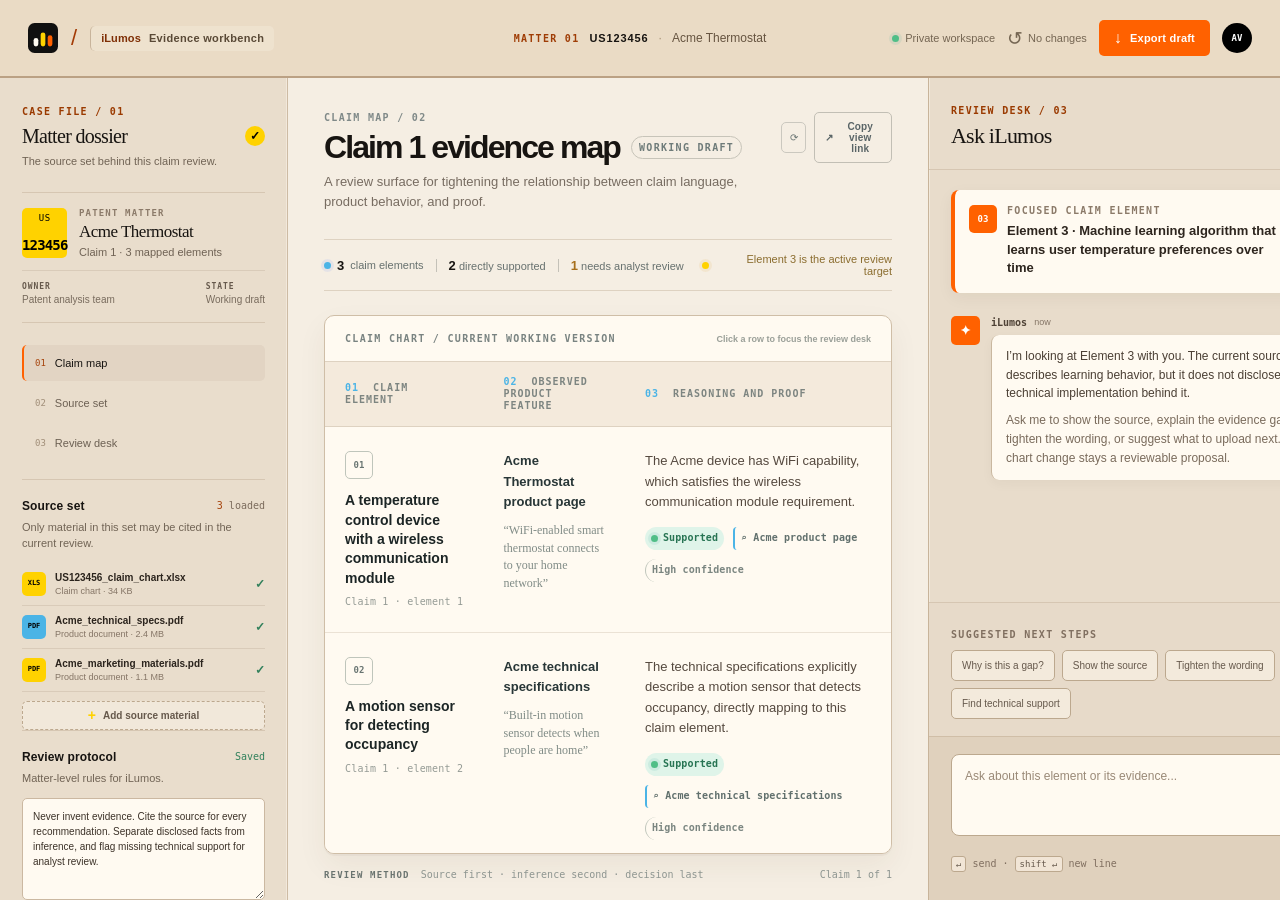
<file: index.html>
<!doctype html>
<html lang="en">
  <head>
    <meta charset="utf-8" />
    <meta name="viewport" content="width=device-width, initial-scale=1" />
    <meta name="theme-color" content="#101010" />
    <title>iLumos | Claim chart workspace</title>
    <link rel="icon" href="data:image/svg+xml,%3Csvg xmlns='http://www.w3.org/2000/svg' viewBox='0 0 64 64'%3E%3Crect width='64' height='64' rx='14' fill='%23101010'/%3E%3Crect x='12' y='32' width='10' height='18' rx='5' fill='%23fffaf1'/%3E%3Crect x='27' y='20' width='10' height='30' rx='5' fill='%23ffd200'/%3E%3Crect x='42' y='26' width='10' height='24' rx='5' fill='%23ff6100'/%3E%3C/svg%3E" />
    <link rel="stylesheet" href="src/style.css" />
    <script defer src="src/app.js"></script>
  </head>
  <body>
    <div class="workbench">
      <header class="app-header">
        <div class="brand-lockup">
          <span class="brand-sigil" role="img" aria-label="iLumos"><svg viewBox="0 0 64 64" aria-hidden="true"><rect width="64" height="64" rx="14" fill="#101010" /><rect x="12" y="32" width="10" height="18" rx="5" fill="#fffaf1" /><rect x="27" y="20" width="10" height="30" rx="5" fill="#ffd200" /><rect x="42" y="26" width="10" height="24" rx="5" fill="#ff6100" /></svg></span>
          <span class="brand-slash" aria-hidden="true">/</span>
          <span class="brand-product"><strong>iLumos</strong><span>Evidence workbench</span></span>
        </div>
        <div class="header-matter">
          <span class="header-label">MATTER 01</span>
          <strong>US123456</strong>
          <span class="header-separator">·</span>
          <span>Acme Thermostat</span>
        </div>
        <div class="header-actions">
          <span class="header-status"><span class="status-dot green"></span> Private workspace</span>
          <button class="quiet-button" id="open-history" type="button">
            <span class="button-icon history-icon" aria-hidden="true">↺</span>
            <span id="history-label">No changes</span>
          </button>
          <button class="primary-button" id="export-button" type="button">
            <span class="button-icon" aria-hidden="true">↓</span>
            Export draft
          </button>
          <button class="avatar-button" type="button" aria-label="Open profile menu">AV</button>
        </div>
      </header>

      <div class="workbench-grid">
        <aside class="matter-sidebar setup-panel panel" aria-labelledby="setup-title">
          <div class="sidebar-intro">
            <p class="section-kicker">CASE FILE / 01</p>
            <div class="sidebar-title-row">
              <h1 id="setup-title">Matter dossier</h1>
              <span class="complete-mark" aria-label="Setup complete">✓</span>
            </div>
            <p class="sidebar-deck">The source set behind this claim review.</p>
          </div>

          <section class="case-identity" aria-label="Matter summary">
            <div class="case-stamp">
              <span>US</span>
              <strong>123456</strong>
            </div>
            <div>
              <span class="case-type">PATENT MATTER</span>
              <h2>Acme Thermostat</h2>
              <p>Claim 1 · 3 mapped elements</p>
            </div>
            <div class="case-meta">
              <span><b>OWNER</b> Patent analysis team</span>
              <span><b>STATE</b> Working draft</span>
            </div>
          </section>

          <nav class="workbench-nav" aria-label="Matter sections">
            <a class="is-active" href="#claim-map"><span>01</span> Claim map</a>
            <a href="#sources-title"><span>02</span> Source set</a>
            <a href="#chat-title"><span>03</span> Review desk</a>
          </nav>

          <section class="source-section" aria-labelledby="sources-title">
            <div class="sidebar-section-head">
              <h2 id="sources-title">Source set</h2>
              <span class="source-count"><span id="document-count">3</span> loaded</span>
            </div>
            <p class="section-help">Only material in this set may be cited in the current review.</p>
            <div class="document-list" id="document-list"></div>
            <input class="visually-hidden" id="file-upload" type="file" multiple />
            <label class="upload-button" for="file-upload">
              <span aria-hidden="true">+</span> Add source material
            </label>
          </section>

          <section class="instructions-section" aria-labelledby="instructions-title">
            <div class="sidebar-section-head">
              <h2 id="instructions-title">Review protocol</h2>
              <span class="saved-state" id="saved-state">Saved</span>
            </div>
            <p class="section-help">Matter-level rules for iLumos.</p>
            <textarea id="system-prompt" rows="5" spellcheck="true">Never invent evidence. Cite the source for every recommendation. Separate disclosed facts from inference, and flag missing technical support for analyst review.</textarea>
            <button class="secondary-button full-width" id="save-instructions" type="button">Save protocol</button>
          </section>

          <div class="sidebar-foot">
            <span class="foot-mark" aria-hidden="true">◇</span>
            <span><b>LOCAL DEMO</b><br />No matter data leaves this browser.</span>
          </div>
        </aside>

        <main class="evidence-stage chart-panel panel" id="claim-map" aria-labelledby="chart-title">
          <div class="stage-header">
            <div>
              <p class="section-kicker">CLAIM MAP / 02</p>
              <div class="stage-title-line">
                <h1 id="chart-title">Claim 1 evidence map</h1>
                <span class="stage-state">WORKING DRAFT</span>
              </div>
              <p class="stage-deck">A review surface for tightening the relationship between claim language, product behavior, and proof.</p>
            </div>
            <div class="stage-actions">
              <button class="icon-button" id="refresh-chart" type="button" aria-label="Reset demo chart" title="Reset demo chart">⟳</button>
              <button class="secondary-button" id="share-button" type="button"><span aria-hidden="true">↗</span> Copy view link</button>
            </div>
          </div>

          <div class="review-strip" aria-label="Claim chart summary">
            <div class="review-strip-main">
              <span class="strip-lead"><span class="status-dot blue"></span><b id="stat-elements">3</b> claim elements</span>
              <span class="strip-divider"></span>
              <span><b id="stat-supported">2</b> directly supported</span>
              <span class="strip-divider"></span>
              <span class="strip-warning"><b id="stat-review">1</b> needs analyst review</span>
            </div>
            <span class="strip-focus"><span class="status-dot amber"></span><span id="stat-note-text">Element 3 is the active review target</span></span>
          </div>

          <div class="claim-sheet">
            <div class="sheet-caption">
              <span>CLAIM CHART / CURRENT WORKING VERSION</span>
              <span>Click a row to focus the review desk</span>
            </div>
            <div class="table-wrap">
              <table class="claim-table" aria-label="Patent claim chart">
                <colgroup>
                  <col class="element-column" />
                  <col class="feature-column" />
                  <col class="reasoning-column" />
                </colgroup>
                <thead>
                  <tr>
                    <th scope="col"><span>01</span> Claim element</th>
                    <th scope="col"><span>02</span> Observed product feature</th>
                    <th scope="col"><span>03</span> Reasoning and proof</th>
                  </tr>
                </thead>
                <tbody id="claim-rows"></tbody>
              </table>
            </div>
            <div class="sheet-footer">
              <div class="legend">
                <span><i class="legend-mark supported"></i> Direct support</span>
                <span><i class="legend-mark review"></i> Needs review</span>
                <span><i class="legend-mark changed"></i> Recent change</span>
              </div>
              <span class="sheet-note">The analyst decides what enters the working chart.</span>
            </div>
          </div>

          <div class="stage-footer">
            <span><b>REVIEW METHOD</b> Source first · inference second · decision last</span>
            <span>Claim 1 of 1</span>
          </div>
        </main>

        <aside class="review-dock chat-panel panel" aria-labelledby="chat-title">
          <div class="dock-header">
            <div>
              <p class="section-kicker">REVIEW DESK / 03</p>
              <h1 id="chat-title">Ask iLumos</h1>
            </div>
            <span class="dock-status"><span class="status-dot blue"></span> Listening</span>
          </div>

          <div class="dock-context">
            <span class="context-index">03</span>
            <div>
              <span class="context-label">FOCUSED CLAIM ELEMENT</span>
              <strong id="chat-context">Element 3 · Machine learning algorithm that learns user temperature preferences over time</strong>
            </div>
            <button class="context-clear" id="clear-context" type="button" aria-label="Clear focused element">×</button>
          </div>

          <div class="chat-thread" id="chat-thread" aria-live="polite" aria-label="Chat messages">
            <div class="message assistant-message">
              <div class="message-avatar">✦</div>
              <div class="message-content">
              <div class="message-meta"><strong>iLumos</strong><span>now</span></div>
              <div class="message-bubble">
                  <p>I’m looking at Element 3 with you. The current source describes learning behavior, but it does not disclose the technical implementation behind it.</p>
                  <p class="message-muted">Ask me to show the source, explain the evidence gap, tighten the wording, or suggest what to upload next. Any chart change stays a reviewable proposal.</p>
                </div>
              </div>
            </div>
          </div>

          <div class="prompt-area">
            <p class="prompt-label">SUGGESTED NEXT STEPS</p>
            <div class="prompt-chips" id="prompt-chips">
              <button type="button" data-prompt="Why does this element need review?">Why is this a gap?</button>
              <button type="button" data-prompt="What does the current source actually disclose?">Show the source</button>
              <button type="button" data-prompt="Shorten the chart reasoning without changing its conclusion.">Tighten the wording</button>
              <button type="button" data-prompt="What technical document or public URL would strengthen this element?">Find technical support</button>
            </div>
          </div>

          <form class="composer" id="chat-form">
            <label class="visually-hidden" for="chat-input">Message iLumos</label>
            <textarea id="chat-input" rows="3" placeholder="Ask about this element or its evidence..." spellcheck="true"></textarea>
            <div class="composer-footer">
              <span class="composer-hint"><span class="keyboard-key">↵</span> send · <span class="keyboard-key">shift ↵</span> new line</span>
              <button class="send-button" type="submit" aria-label="Send message">↑</button>
            </div>
          </form>
        </aside>
      </div>
    </div>

    <div class="toast" id="toast" role="status" aria-live="polite"></div>

    <div class="modal-backdrop" id="history-modal" hidden>
      <section class="history-modal" role="dialog" aria-modal="true" aria-labelledby="history-title">
        <div class="modal-heading">
          <div>
            <p class="section-kicker">REVIEW LOG</p>
            <h2 id="history-title">Applied changes</h2>
          </div>
          <button class="context-clear" id="close-history" type="button" aria-label="Close review log">×</button>
        </div>
        <div class="history-list" id="history-list"></div>
      </section>
    </div>
  </body>
</html>
</file>
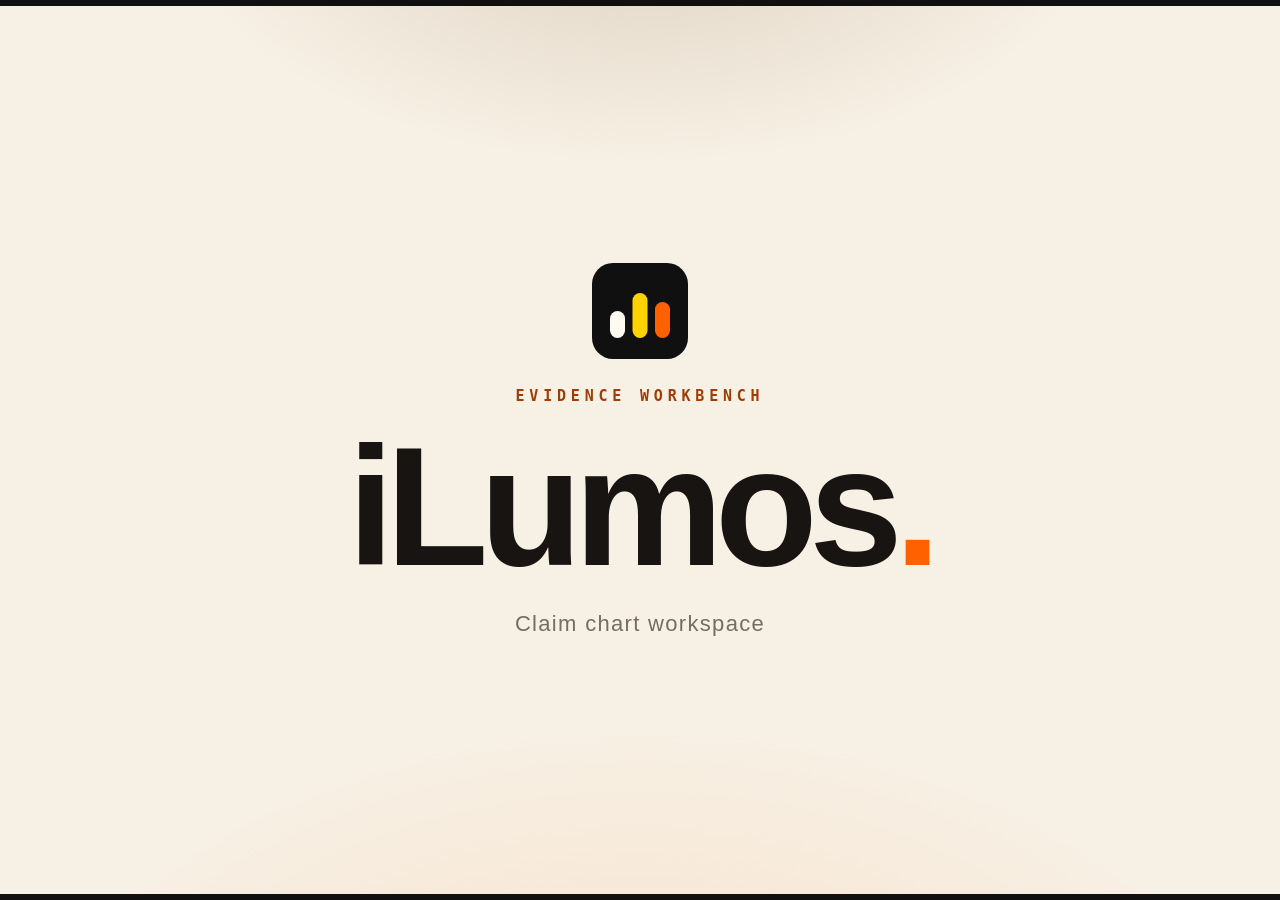
<file: thumbnail.html>
<!doctype html>
<html lang="en">
    <head>
        <meta charset="utf-8" />
        <meta name="viewport" content="width=device-width, initial-scale=1" />
        <title>iLumos | Thumbnail</title>
        <style>
            * {
                box-sizing: border-box;
                margin: 0;
            }
            html,
            body {
                width: 100%;
                height: 100%;
            }
            body {
                display: grid;
                place-items: center;
                min-height: 100vh;
                color: #171411;
                background: #f7f0e4;
                background-image:
                    radial-gradient(
                        1000px 560px at 50% 118%,
                        rgba(255, 97, 0, 0.1),
                        transparent 60%
                    ),
                    radial-gradient(
                        760px 440px at 50% -12%,
                        rgba(169, 150, 126, 0.35),
                        transparent 62%
                    );
                border-top: 6px solid #101010;
                border-bottom: 6px solid #101010;
                font-family: "Manrope", "Segoe UI", Arial, sans-serif;
                overflow: hidden;
            }
            .wrap {
                text-align: center;
                padding: 24px;
            }
            .sigil {
                width: 96px;
                height: 96px;
                margin: 0 auto 28px;
            }
            .sigil svg {
                display: block;
                width: 100%;
                height: 100%;
            }
            .kicker {
                margin-bottom: 18px;
                color: #9f3d06;
                font-family: Consolas, monospace;
                font-size: 15px;
                font-weight: 700;
                letter-spacing: 0.32em;
                text-transform: uppercase;
            }
            h1 {
                color: #171411;
                font-size: clamp(72px, 14vw, 168px);
                font-weight: 800;
                letter-spacing: -0.05em;
                line-height: 1;
            }
            h1 em {
                font-style: normal;
                color: #ff6100;
            }
            .sub {
                margin-top: 20px;
                color: #776c61;
                font-size: clamp(15px, 2.4vw, 22px);
                letter-spacing: 0.06em;
            }
        </style>
    </head>
    <body>
        <div class="wrap">
            <div class="sigil" aria-hidden="true">
                <svg viewBox="0 0 64 64">
                    <rect width="64" height="64" rx="14" fill="#101010" />
                    <rect
                        x="12"
                        y="32"
                        width="10"
                        height="18"
                        rx="5"
                        fill="#fffaf1"
                    />
                    <rect
                        x="27"
                        y="20"
                        width="10"
                        height="30"
                        rx="5"
                        fill="#ffd200"
                    />
                    <rect
                        x="42"
                        y="26"
                        width="10"
                        height="24"
                        rx="5"
                        fill="#ff6100"
                    />
                </svg>
            </div>
            <p class="kicker">Evidence Workbench</p>
            <h1>iLumos<em>.</em></h1>
            <p class="sub">Claim chart workspace</p>
        </div>
    </body>
</html>
</file>
<file: src/style.css>
:root {
    --night: #101417;
    --night-2: #171d20;
    --night-3: #1d2528;
    --night-line: #303a3d;
    --paper: #ece9e1;
    --sheet: #fbfaf5;
    --sheet-2: #f4f2ea;
    --ink: #15191b;
    --ink-soft: #4d595b;
    --ink-muted: #7f8989;
    --rule: #d4d0c5;
    --rule-light: #e4e1d8;
    --lime: #c4d936;
    --lime-dark: #879921;
    --blue: #6f8df4;
    --blue-soft: #e7edff;
    --teal: #43ac98;
    --amber: #dea53b;
    --red: #df6b5d;
    --white: #f5f8f0;
    --shadow: 0 18px 36px rgba(17, 22, 22, 0.08);
}

* {
    box-sizing: border-box;
}

html,
body {
    width: 100%;
    height: 100%;
    min-width: 0;
    margin: 0;
    overflow: hidden;
}

body {
    color: var(--ink);
    background: var(--paper);
    font-family: "Aptos", "Segoe UI", Inter, ui-sans-serif, sans-serif;
    font-size: 13px;
    letter-spacing: 0.005em;
}

button,
textarea {
    font: inherit;
}
button {
    cursor: pointer;
}
a {
    color: inherit;
    text-decoration: none;
}

.workbench {
    display: grid;
    grid-template-rows: 62px minmax(0, 1fr);
    width: 100%;
    height: 100dvh;
    min-height: 620px;
    overflow: hidden;
    background: var(--paper);
}

.app-header {
    display: grid;
    grid-template-columns: minmax(230px, 1fr) auto minmax(350px, 1fr);
    align-items: center;
    gap: 22px;
    padding: 0 20px 0 24px;
    color: var(--white);
    background: var(--night);
    border-bottom: 1px solid #2e383a;
}

.brand-lockup,
.header-matter,
.header-actions,
.sidebar-title-row,
.case-identity,
.case-meta,
.workbench-nav a,
.sidebar-section-head,
.stage-title-line,
.stage-actions,
.review-strip-main,
.review-strip,
.sheet-footer,
.legend,
.dock-header,
.dock-status,
.dock-context,
.composer-footer,
.modal-heading {
    display: flex;
    align-items: center;
}

.brand-lockup {
    gap: 9px;
    white-space: nowrap;
}
.brand-mark {
    display: inline-flex;
    align-items: flex-end;
    gap: 3px;
    width: 25px;
    height: 22px;
}
.brand-mark span {
    display: block;
    width: 6px;
    border-radius: 2px 2px 0 0;
    background: var(--blue);
    transform: skew(-18deg);
}
.brand-mark span:nth-child(1) {
    height: 11px;
    opacity: 0.68;
}
.brand-mark span:nth-child(2) {
    height: 19px;
}
.brand-mark span:nth-child(3) {
    height: 15px;
    background: var(--teal);
}
.brand-name {
    font:
        600 20px/1 Georgia,
        "Times New Roman",
        serif;
    letter-spacing: -0.055em;
}
.brand-slash {
    color: #5c696b;
    font-size: 17px;
}
.brand-product {
    color: #a6b0ac;
    font:
        600 10px/1 "Aptos",
        "Segoe UI",
        sans-serif;
    letter-spacing: 0.14em;
    text-transform: uppercase;
}

.header-matter {
    justify-self: center;
    gap: 10px;
    color: #cad2cd;
    font-size: 11px;
    white-space: nowrap;
}
.header-matter strong {
    color: var(--white);
    font-size: 11px;
    letter-spacing: 0.08em;
}
.header-label,
.section-kicker,
.stage-state,
.case-type,
.file-type,
.prompt-label,
.context-label,
.sheet-caption,
.stage-footer b,
.stat-label {
    font-family: "Aptos Mono", "Cascadia Mono", Consolas, monospace;
    font-size: 9px;
    font-weight: 700;
    letter-spacing: 0.13em;
    text-transform: uppercase;
}
.header-label {
    color: var(--lime);
}
.header-separator {
    color: #61706e;
}

.header-actions {
    justify-self: end;
    gap: 12px;
}
.header-status {
    display: inline-flex;
    align-items: center;
    gap: 6px;
    color: #9facaa;
    font-size: 10px;
}
.status-dot {
    display: inline-block;
    width: 7px;
    height: 7px;
    flex: 0 0 auto;
    border-radius: 50%;
}
.status-dot.green {
    background: var(--teal);
    box-shadow: 0 0 0 3px rgba(67, 172, 152, 0.12);
}
.status-dot.blue {
    background: var(--blue);
    box-shadow: 0 0 0 3px rgba(111, 141, 244, 0.12);
}
.status-dot.amber {
    background: var(--amber);
    box-shadow: 0 0 0 3px rgba(222, 165, 59, 0.12);
}

.quiet-button,
.primary-button,
.secondary-button,
.icon-button,
.avatar-button,
.upload-button,
.send-button,
.context-clear,
.prompt-chips button,
.suggestion-action {
    border: 0;
    transition:
        background 0.16s ease,
        border-color 0.16s ease,
        color 0.16s ease,
        transform 0.16s ease;
}
.quiet-button {
    display: inline-flex;
    align-items: center;
    gap: 5px;
    padding: 7px 0;
    color: #a8b3af;
    background: transparent;
    font-size: 10px;
}
.quiet-button:hover {
    color: var(--white);
}
.button-icon {
    font-size: 16px;
    line-height: 1;
}
.history-icon {
    font-size: 19px;
}
.primary-button {
    display: inline-flex;
    align-items: center;
    gap: 8px;
    padding: 9px 13px;
    color: var(--night);
    background: var(--lime);
    font-size: 10px;
    font-weight: 800;
    letter-spacing: 0.02em;
}
.primary-button:hover {
    background: #d7e96a;
    transform: translateY(-1px);
}
.avatar-button {
    display: grid;
    place-items: center;
    width: 28px;
    height: 28px;
    color: var(--night);
    background: #d6dcd5;
    border-radius: 50%;
    font:
        800 9px/1 "Aptos Mono",
        Consolas,
        monospace;
}
.avatar-button:hover {
    background: var(--white);
}

.workbench-grid {
    display: grid;
    grid-template-columns: 260px minmax(620px, 1fr) 390px;
    min-height: 0;
    overflow: hidden;
}

.panel {
    min-width: 0;
    min-height: 0;
}

.matter-sidebar {
    display: flex;
    flex-direction: column;
    min-height: 0;
    padding: 22px 18px 14px;
    overflow: auto;
    color: #dce3dc;
    background: var(--night-2);
    border-right: 1px solid var(--night-line);
    scrollbar-color: #4e5a5b transparent;
}
.matter-sidebar::-webkit-scrollbar,
.chat-thread::-webkit-scrollbar,
.evidence-stage::-webkit-scrollbar,
.table-wrap::-webkit-scrollbar {
    width: 8px;
    height: 8px;
}
.matter-sidebar::-webkit-scrollbar-thumb,
.chat-thread::-webkit-scrollbar-thumb,
.evidence-stage::-webkit-scrollbar-thumb,
.table-wrap::-webkit-scrollbar-thumb {
    background: #455154;
    border: 2px solid transparent;
    border-radius: 8px;
    background-clip: padding-box;
}

.section-kicker {
    margin: 0 0 8px;
    color: #879492;
}
.sidebar-intro {
    padding-bottom: 22px;
}
.sidebar-title-row {
    justify-content: space-between;
    gap: 12px;
}
.sidebar-title-row h1,
.dock-header h1 {
    margin: 0;
    color: var(--white);
    font:
        500 19px/1.1 Georgia,
        "Times New Roman",
        serif;
    letter-spacing: -0.035em;
}
.sidebar-deck,
.section-help {
    margin: 7px 0 0;
    color: #899795;
    font-size: 10px;
    line-height: 1.45;
}
.complete-mark {
    display: grid;
    place-items: center;
    width: 20px;
    height: 20px;
    color: var(--night);
    background: var(--lime);
    border-radius: 50%;
    font-size: 12px;
    font-weight: 900;
}

.case-identity {
    position: relative;
    flex-wrap: wrap;
    gap: 12px;
    padding: 15px 0 17px;
    border-top: 1px solid var(--night-line);
    border-bottom: 1px solid var(--night-line);
}
.case-stamp {
    display: grid;
    place-items: center;
    width: 45px;
    height: 50px;
    color: var(--night);
    background: var(--lime);
    font-family: "Aptos Mono", Consolas, monospace;
    line-height: 1;
}
.case-stamp span {
    margin-bottom: 4px;
    font-size: 8px;
    letter-spacing: 0.08em;
}
.case-stamp strong {
    font-size: 13px;
    letter-spacing: -0.06em;
}
.case-identity > div:nth-child(2) {
    min-width: 0;
    flex: 1;
}
.case-type {
    display: block;
    margin-bottom: 5px;
    color: #91a09b;
    font-size: 8px;
}
.case-identity h2 {
    margin: 0 0 4px;
    color: var(--white);
    font:
        500 16px/1.1 Georgia,
        "Times New Roman",
        serif;
    letter-spacing: -0.03em;
}
.case-identity p {
    margin: 0;
    color: #9caaa5;
    font-size: 10px;
}
.case-meta {
    width: 100%;
    justify-content: space-between;
    gap: 8px;
    padding-top: 11px;
    color: #84918e;
    border-top: 1px solid #2a3437;
    font-size: 9px;
}
.case-meta span {
    min-width: 0;
}
.case-meta b {
    display: block;
    margin-bottom: 3px;
    color: #b9c5bd;
    font-family: "Aptos Mono", Consolas, monospace;
    font-size: 7px;
    letter-spacing: 0.12em;
}

.workbench-nav {
    display: grid;
    gap: 2px;
    padding: 18px 0 14px;
}
.workbench-nav a {
    gap: 9px;
    padding: 7px 8px;
    color: #8f9c98;
    font-size: 10px;
    border-left: 2px solid transparent;
}
.workbench-nav a span {
    color: #66736f;
    font-family: "Aptos Mono", Consolas, monospace;
    font-size: 8px;
}
.workbench-nav a:hover {
    color: var(--white);
    background: #1c2528;
}
.workbench-nav a.is-active {
    color: var(--white);
    border-left-color: var(--lime);
    background: #1c2528;
}
.workbench-nav a.is-active span {
    color: var(--lime);
}

.source-section,
.instructions-section {
    padding: 15px 0 0;
    border-top: 1px solid var(--night-line);
}
.sidebar-section-head {
    justify-content: space-between;
    gap: 9px;
}
.sidebar-section-head h2 {
    margin: 0;
    color: #e2e9e2;
    font-size: 11px;
    letter-spacing: 0.01em;
}
.source-count,
.saved-state {
    color: #81908b;
    font:
        9px "Aptos Mono",
        Consolas,
        monospace;
}
.source-count span {
    color: var(--lime);
}
.saved-state {
    color: var(--teal);
}
.source-section .section-help,
.instructions-section .section-help {
    margin-bottom: 11px;
}

.document-list {
    display: grid;
    gap: 0;
}
.document-item {
    display: grid;
    grid-template-columns: 25px 1fr auto;
    align-items: center;
    gap: 8px;
    min-width: 0;
    padding: 9px 0;
    border-bottom: 1px solid #293336;
}
.document-item.is-new {
    animation: appear 0.28s ease both;
}
.document-icon {
    display: grid;
    place-items: center;
    width: 24px;
    height: 24px;
    color: var(--night);
    background: var(--lime);
    font:
        800 7px/1 "Aptos Mono",
        Consolas,
        monospace;
}
.document-item:nth-child(2) .document-icon {
    background: var(--blue);
}
.document-item:nth-child(3) .document-icon {
    background: var(--amber);
}
.document-name {
    display: block;
    overflow: hidden;
    color: #dbe4dc;
    font-size: 9px;
    font-weight: 700;
    text-overflow: ellipsis;
    white-space: nowrap;
}
.document-meta {
    display: block;
    margin-top: 3px;
    color: #778581;
    font-size: 8px;
}
.document-check {
    color: var(--teal);
    font-size: 12px;
    font-weight: 900;
}

.upload-button {
    display: flex;
    align-items: center;
    justify-content: center;
    gap: 7px;
    margin-top: 9px;
    padding: 8px;
    color: #cad6cb;
    border: 1px dashed #4a5959;
    background: transparent;
    font-size: 9px;
    font-weight: 750;
}
.upload-button span {
    color: var(--lime);
    font-size: 14px;
    line-height: 0;
}
.upload-button:hover {
    color: var(--white);
    border-color: var(--lime);
    background: #1c2528;
}

.instructions-section {
    margin-top: auto;
    padding-top: 17px;
}
#system-prompt {
    display: block;
    width: 100%;
    min-height: 102px;
    padding: 10px;
    resize: vertical;
    color: #cbd6ce;
    border: 1px solid #344043;
    outline: none;
    background: #11181a;
    font-size: 9px;
    line-height: 1.5;
}
#system-prompt:focus,
#chat-input:focus,
.suggestion-edit-textarea:focus {
    border-color: var(--lime);
    box-shadow: 0 0 0 2px rgba(196, 217, 54, 0.12);
}
.secondary-button {
    display: inline-flex;
    align-items: center;
    justify-content: center;
    gap: 6px;
    padding: 8px 10px;
    color: #596466;
    border: 1px solid #c2bfb5;
    background: transparent;
    font-size: 9px;
    font-weight: 800;
    letter-spacing: 0.015em;
}
.secondary-button:hover {
    color: var(--ink);
    border-color: var(--ink-soft);
    background: rgba(255, 255, 255, 0.3);
}
.matter-sidebar .secondary-button {
    color: #cbd7cc;
    border-color: #475457;
}
.matter-sidebar .secondary-button:hover {
    color: var(--night);
    border-color: var(--lime);
    background: var(--lime);
}
.full-width {
    width: 100%;
    margin-top: 8px;
}
.sidebar-foot {
    display: flex;
    align-items: center;
    gap: 8px;
    margin-top: 18px;
    padding-top: 12px;
    color: #778580;
    border-top: 1px solid var(--night-line);
    font-size: 8px;
    line-height: 1.45;
}
.sidebar-foot b {
    color: #a1aea7;
    font:
        700 7px "Aptos Mono",
        Consolas,
        monospace;
    letter-spacing: 0.13em;
}
.foot-mark {
    display: grid;
    place-items: center;
    width: 22px;
    height: 22px;
    color: var(--lime);
    border: 1px solid #53605e;
    font-size: 14px;
}

.evidence-stage {
    display: flex;
    flex-direction: column;
    min-height: 0;
    padding: 26px 30px 17px;
    overflow: auto;
    background: var(--paper);
}
.stage-header {
    display: flex;
    align-items: flex-start;
    justify-content: space-between;
    gap: 20px;
    padding-bottom: 23px;
}
.stage-header .section-kicker {
    color: #7f8988;
}
.stage-title-line {
    gap: 11px;
}
.stage-title-line h1 {
    margin: 0;
    color: var(--ink);
    font:
        500 28px/1 Georgia,
        "Times New Roman",
        serif;
    letter-spacing: -0.045em;
}
.stage-state {
    padding: 5px 7px;
    color: #6e7b79;
    border: 1px solid #c7c4b9;
    font-size: 8px;
}
.stage-deck {
    max-width: 620px;
    margin: 9px 0 0;
    color: #7c8583;
    font-size: 11px;
    line-height: 1.45;
}
.stage-actions {
    gap: 8px;
}
.icon-button {
    display: grid;
    place-items: center;
    width: 31px;
    height: 31px;
    color: #697472;
    border: 1px solid #cbc8bf;
    background: transparent;
    font-size: 17px;
}
.icon-button:hover {
    color: var(--ink);
    border-color: var(--ink-soft);
    transform: rotate(-20deg);
}

.review-strip {
    justify-content: space-between;
    gap: 18px;
    min-height: 44px;
    padding: 10px 0;
    color: #67716f;
    border-top: 1px solid var(--rule);
    border-bottom: 1px solid var(--rule);
    font-size: 10px;
}
.review-strip-main {
    gap: 12px;
    white-space: nowrap;
}
.review-strip b {
    color: var(--ink);
    font-size: 12px;
}
.strip-lead {
    display: inline-flex;
    align-items: center;
    gap: 6px;
}
.strip-divider {
    width: 1px;
    height: 13px;
    background: #c4c1b8;
}
.strip-warning b {
    color: #a66f1b;
}
.strip-focus {
    display: inline-flex;
    align-items: center;
    gap: 7px;
    color: #8b6d2f;
    text-align: right;
}

.claim-sheet {
    margin-top: 20px;
    border: 1px solid #c9c6bc;
    background: var(--sheet);
    box-shadow:
        0 2px 0 rgba(26, 31, 30, 0.04),
        var(--shadow);
}
.sheet-caption {
    display: flex;
    align-items: center;
    justify-content: space-between;
    gap: 15px;
    min-height: 39px;
    padding: 0 17px;
    color: #798381;
    border-bottom: 1px solid var(--rule);
    font-size: 8px;
}
.sheet-caption span:last-child {
    color: #9a9f98;
    font-family: "Aptos", "Segoe UI", sans-serif;
    font-size: 9px;
    font-weight: 600;
    letter-spacing: 0;
    text-transform: none;
}
.table-wrap {
    overflow: auto;
}
.claim-table {
    width: 100%;
    min-width: 750px;
    border-collapse: collapse;
    table-layout: fixed;
}
.element-column {
    width: 28%;
}
.feature-column {
    width: 25%;
}
.reasoning-column {
    width: 47%;
}
.claim-table thead {
    background: var(--sheet-2);
}
.claim-table th {
    padding: 12px 16px;
    color: #7d8581;
    border-bottom: 1px solid var(--rule);
    font:
        700 8px/1.2 "Aptos Mono",
        Consolas,
        monospace;
    letter-spacing: 0.1em;
    text-align: left;
    text-transform: uppercase;
}
.claim-table th span {
    margin-right: 7px;
    color: var(--blue);
}
.claim-table td {
    position: relative;
    padding: 19px 16px 20px;
    vertical-align: top;
    color: var(--ink-soft);
    border-bottom: 1px solid var(--rule-light);
    font-size: 11px;
    line-height: 1.5;
}
.claim-table tbody tr:last-child td {
    border-bottom: 0;
}
.claim-row {
    position: relative;
    background: var(--sheet);
    transition:
        background 0.18s ease,
        box-shadow 0.18s ease;
}
.claim-row:hover {
    background: #f5f5ec;
}
.claim-row.selected {
    background: #f3f6e7;
    box-shadow: inset 4px 0 0 var(--lime-dark);
}
.claim-row.recently-changed {
    animation: row-pulse 1.1s ease;
}
.claim-table td > * {
    position: relative;
    z-index: 2;
}
.row-select-button {
    position: absolute;
    inset: 0;
    z-index: 1;
    width: 100%;
    border: 0;
    background: transparent;
}
.element-index {
    display: inline-grid;
    place-items: center;
    width: 24px;
    height: 24px;
    margin-bottom: 10px;
    color: #687471;
    border: 1px solid #bfc5bb;
    background: transparent;
    font:
        700 9px/1 "Aptos Mono",
        Consolas,
        monospace;
}
.claim-row.selected .element-index {
    color: var(--night);
    border-color: var(--lime-dark);
    background: var(--lime);
}
.element-title {
    display: block;
    margin-bottom: 7px;
    color: #1c2525;
    font:
        600 12px/1.3 "Aptos",
        "Segoe UI",
        sans-serif;
}
.cell-note {
    display: block;
    color: #959b95;
    font:
        8px "Aptos Mono",
        Consolas,
        monospace;
    letter-spacing: 0.02em;
}
.feature-name {
    color: #283637;
    font-weight: 750;
}
.feature-detail {
    display: block;
    margin-top: 8px;
    color: #818c87;
    font:
        10px/1.4 Georgia,
        "Times New Roman",
        serif;
}
.reasoning-copy {
    display: block;
    margin-bottom: 12px;
    color: #4b5a59;
}
.source-row {
    display: flex;
    flex-wrap: wrap;
    align-items: center;
    gap: 9px;
}
.status-badge,
.source-chip,
.confidence-chip {
    display: inline-flex;
    align-items: center;
    gap: 5px;
    min-height: 18px;
    padding: 0 6px;
    border-radius: 0;
    font:
        700 8px/1 "Aptos Mono",
        Consolas,
        monospace;
    letter-spacing: 0.01em;
}
.status-badge.supported {
    color: #227e6f;
    background: #dcefe8;
}
.status-badge.review {
    color: #a66f1b;
    background: #f7e9c7;
}
.status-badge.recent {
    color: #3757b8;
    background: var(--blue-soft);
}
.source-chip {
    color: #61706d;
    border-left: 2px solid var(--blue);
    background: transparent;
}
.confidence-chip {
    color: #7a8580;
    border-left: 1px solid #bfc5bb;
    background: transparent;
    font-weight: 600;
}

.sheet-footer {
    justify-content: space-between;
    gap: 15px;
    padding: 12px 16px;
    color: #89918b;
    border-top: 1px solid var(--rule);
    font-size: 9px;
}
.legend {
    gap: 15px;
}
.legend span {
    display: inline-flex;
    align-items: center;
    gap: 6px;
    white-space: nowrap;
}
.legend-mark {
    display: inline-block;
    width: 7px;
    height: 7px;
}
.legend-mark.supported {
    background: var(--teal);
}
.legend-mark.review {
    background: var(--amber);
}
.legend-mark.changed {
    background: var(--blue);
}
.sheet-note {
    color: #6d7774;
    font-style: italic;
}

.stage-footer {
    display: flex;
    justify-content: space-between;
    gap: 12px;
    margin-top: auto;
    padding-top: 15px;
    color: #8d9590;
    font:
        9px "Aptos Mono",
        Consolas,
        monospace;
}
.stage-footer b {
    margin-right: 5px;
    color: #69736f;
    font-size: 8px;
}

.review-dock {
    display: grid;
    grid-template-rows: auto auto minmax(0, 1fr) auto auto;
    min-height: 0;
    color: #e8efe7;
    background: var(--night-3);
    border-left: 1px solid var(--night-line);
}
.dock-header {
    justify-content: space-between;
    padding: 22px 18px 17px;
    border-bottom: 1px solid var(--night-line);
}
.dock-header .section-kicker {
    color: #86958f;
}
.dock-status {
    gap: 6px;
    color: #a5b1aa;
    font-size: 9px;
}
.dock-context {
    align-items: flex-start;
    gap: 10px;
    margin: 16px 16px 0;
    padding: 12px 11px;
    border-left: 3px solid var(--lime);
    background: #12191b;
}
.context-index {
    display: grid;
    place-items: center;
    flex: 0 0 auto;
    width: 25px;
    height: 25px;
    color: var(--night);
    background: var(--lime);
    font:
        800 9px/1 "Aptos Mono",
        Consolas,
        monospace;
}
.dock-context > div {
    min-width: 0;
    flex: 1;
}
.context-label {
    display: block;
    margin-bottom: 5px;
    color: #82908a;
    font-size: 8px;
}
.dock-context strong {
    display: block;
    color: #eef4ed;
    font:
        600 11px/1.35 "Aptos",
        "Segoe UI",
        sans-serif;
}
.context-clear {
    display: grid;
    place-items: center;
    width: 22px;
    height: 22px;
    padding: 0;
    color: #83908b;
    background: transparent;
    font-size: 18px;
    line-height: 1;
}
.context-clear:hover {
    color: var(--white);
    background: #273235;
}

.chat-thread {
    min-height: 0;
    padding: 19px 16px 11px;
    overflow: auto;
    scrollbar-color: #4e5a5b transparent;
}
.message {
    display: flex;
    gap: 9px;
    margin-bottom: 18px;
    animation: appear 0.25s ease both;
}
.message.user-message {
    flex-direction: row-reverse;
}
.message-avatar {
    display: grid;
    place-items: center;
    flex: 0 0 auto;
    width: 25px;
    height: 25px;
    color: var(--night);
    background: var(--lime);
    font-size: 13px;
    font-weight: 850;
}
.user-message .message-avatar {
    color: #e9f1e9;
    background: #536a9d;
    font:
        800 8px/1 "Aptos Mono",
        Consolas,
        monospace;
}
.message-content {
    max-width: 88%;
    min-width: 0;
}
.user-message .message-content {
    display: flex;
    flex-direction: column;
    align-items: flex-end;
}
.message-meta {
    display: flex;
    align-items: center;
    gap: 7px;
    margin: 1px 0 6px;
    color: #788681;
    font-size: 8px;
}
.message-meta strong {
    color: #bbc8bd;
    font:
        700 9px "Aptos Mono",
        Consolas,
        monospace;
}
.user-message .message-meta {
    flex-direction: row-reverse;
}
.message-bubble {
    padding: 10px 11px;
    color: #c2cec5;
    border-left: 1px solid #52605d;
    background: #1b2528;
    font-size: 10px;
    line-height: 1.55;
}
.user-message .message-bubble {
    color: #eaf1e9;
    border-left: 0;
    border-right: 2px solid var(--blue);
    background: #273750;
}
.message-bubble p {
    margin: 0 0 8px;
}
.message-bubble p:last-child {
    margin-bottom: 0;
}
.message-muted {
    color: #82908b;
}
.user-message .message-muted {
    color: #c5d1e6;
}
.message-bubble.typing {
    display: inline-flex;
    gap: 4px;
    padding: 13px 14px;
}
.typing i {
    display: block;
    width: 4px;
    height: 4px;
    background: #9daaa4;
    animation: typing 1s infinite ease-in-out;
}
.typing i:nth-child(2) {
    animation-delay: 0.14s;
}
.typing i:nth-child(3) {
    animation-delay: 0.28s;
}

.suggestion-card {
    margin-top: 9px;
    padding: 12px;
    border-left: 3px solid var(--lime);
    background: #11191b;
}
.suggestion-top,
.suggestion-actions,
.suggestion-source {
    display: flex;
    align-items: center;
}
.suggestion-top {
    justify-content: space-between;
    gap: 8px;
    margin-bottom: 8px;
}
.suggestion-label {
    color: var(--lime);
    font:
        700 8px "Aptos Mono",
        Consolas,
        monospace;
    letter-spacing: 0.08em;
    text-transform: uppercase;
}
.suggestion-status {
    color: #d1d9d1;
    font-size: 8px;
    font-weight: 750;
}
.suggestion-text {
    color: #c3cec4;
    font-size: 10px;
    line-height: 1.52;
}
.suggestion-source {
    gap: 6px;
    margin-top: 9px;
    color: #86938c;
    font-size: 8px;
}
.suggestion-source strong {
    color: #c5d0c6;
    font-size: 9px;
}
.suggestion-actions {
    gap: 6px;
    margin-top: 12px;
}
.suggestion-action {
    padding: 7px 8px;
    border-radius: 0;
    font:
        700 8px "Aptos Mono",
        Consolas,
        monospace;
}
.suggestion-action.accept {
    color: var(--night);
    background: var(--lime);
}
.suggestion-action.accept:hover {
    background: #d6e968;
}
.suggestion-action.reject,
.suggestion-action.edit {
    color: #b4c0b6;
    border: 1px solid #4b585a;
    background: transparent;
}
.suggestion-action.reject:hover,
.suggestion-action.edit:hover {
    color: var(--white);
    border-color: #8a9891;
    background: #243033;
}
.suggestion-action:disabled {
    cursor: default;
    opacity: 0.52;
}
.suggestion-card.is-complete {
    border-left-color: var(--teal);
    background: #12221f;
}
.suggestion-card.is-rejected {
    border-left-color: var(--red);
    background: #241b1b;
}
.suggestion-edit-textarea {
    width: 100%;
    min-height: 82px;
    padding: 8px;
    resize: vertical;
    color: #d1dbd2;
    border: 1px solid #56645f;
    outline: none;
    background: #0e1416;
    font-size: 10px;
    line-height: 1.45;
}

.prompt-area {
    padding: 12px 16px 13px;
    border-top: 1px solid var(--night-line);
}
.prompt-label {
    margin-bottom: 9px;
    color: #85928c;
    font-size: 8px;
}
.prompt-chips {
    display: flex;
    flex-wrap: wrap;
    gap: 5px;
}
.prompt-chips button {
    padding: 6px 7px;
    color: #aebbb1;
    border: 1px solid #455256;
    border-radius: 0;
    background: transparent;
    font-size: 8px;
    text-align: left;
}
.prompt-chips button:hover {
    color: var(--white);
    border-color: var(--lime);
    background: #202b2d;
}

.composer {
    padding: 12px 15px 14px;
    background: #11181a;
    border-top: 1px solid var(--night-line);
}
#chat-input {
    display: block;
    width: 100%;
    min-height: 62px;
    padding: 10px;
    resize: none;
    color: #d9e4d9;
    border: 1px solid #394649;
    outline: none;
    background: #182124;
    font-size: 10px;
    line-height: 1.45;
}
#chat-input::placeholder {
    color: #798781;
}
.composer-footer {
    justify-content: space-between;
    margin-top: 9px;
}
.composer-hint {
    color: #74817b;
    font:
        8px "Aptos Mono",
        Consolas,
        monospace;
}
.keyboard-key {
    display: inline-flex;
    align-items: center;
    min-height: 16px;
    padding: 0 4px;
    color: #a9b6aa;
    border: 1px solid #445154;
    background: #1b2528;
    font-size: 8px;
}
.send-button {
    display: grid;
    place-items: center;
    width: 29px;
    height: 29px;
    color: var(--night);
    background: var(--lime);
    font-size: 17px;
    font-weight: 900;
}
.send-button:hover {
    background: #d6e968;
    transform: translateY(-1px);
}

.toast {
    position: fixed;
    right: 23px;
    bottom: 20px;
    z-index: 20;
    max-width: 320px;
    padding: 11px 13px;
    color: var(--night);
    background: var(--lime);
    box-shadow: 0 12px 28px rgba(17, 22, 22, 0.2);
    font-size: 10px;
    font-weight: 750;
    opacity: 0;
    pointer-events: none;
    transform: translateY(7px);
    transition:
        opacity 0.18s ease,
        transform 0.18s ease;
}
.toast.is-visible {
    opacity: 1;
    transform: translateY(0);
}

.modal-backdrop {
    position: fixed;
    inset: 0;
    z-index: 30;
    display: grid;
    place-items: center;
    padding: 20px;
    background: rgba(9, 14, 16, 0.62);
    backdrop-filter: blur(4px);
}
.modal-backdrop[hidden] {
    display: none;
}
.history-modal {
    width: min(450px, 100%);
    padding: 21px;
    color: #e8efe7;
    border: 1px solid #3c494b;
    background: var(--night-3);
    box-shadow: 0 25px 65px rgba(0, 0, 0, 0.28);
}
.modal-heading {
    justify-content: space-between;
    margin-bottom: 17px;
}
.modal-heading h2 {
    margin: 0;
    font:
        500 20px/1 Georgia,
        "Times New Roman",
        serif;
}
.history-list {
    display: grid;
    gap: 8px;
    max-height: 290px;
    overflow: auto;
}
.history-entry {
    display: grid;
    grid-template-columns: 8px 1fr auto;
    align-items: start;
    gap: 9px;
    padding: 10px;
    border: 1px solid #354144;
    background: #161f21;
}
.history-entry > span:first-child {
    width: 7px;
    height: 7px;
    margin-top: 4px;
    background: var(--lime);
}
.history-entry p {
    margin: 0;
    color: #c0cbc1;
    font-size: 10px;
    line-height: 1.4;
}
.history-entry p small {
    color: #7e8c85;
}
.history-entry time {
    color: #85928c;
    font-size: 8px;
    white-space: nowrap;
}
.empty-history {
    padding: 25px 10px;
    color: #8d9a92;
    text-align: center;
    font-size: 10px;
}

.visually-hidden {
    position: absolute !important;
    width: 1px !important;
    height: 1px !important;
    padding: 0 !important;
    margin: -1px !important;
    overflow: hidden !important;
    clip: rect(0, 0, 0, 0) !important;
    white-space: nowrap !important;
    border: 0 !important;
}

@keyframes appear {
    from {
        opacity: 0;
        transform: translateY(4px);
    }
    to {
        opacity: 1;
        transform: translateY(0);
    }
}
@keyframes typing {
    0%,
    60%,
    100% {
        opacity: 0.35;
        transform: translateY(0);
    }
    30% {
        opacity: 1;
        transform: translateY(-2px);
    }
}
@keyframes row-pulse {
    0% {
        background: #e6efb2;
    }
    100% {
        background: var(--sheet);
    }
}

@media (max-width: 1240px) {
    .workbench-grid {
        grid-template-columns: 230px minmax(560px, 1fr) 340px;
    }
    .app-header {
        grid-template-columns: 1fr auto auto;
    }
    .header-matter {
        display: none;
    }
    .header-status {
        display: none;
    }
    .evidence-stage {
        padding-inline: 22px;
    }
}
@media (max-width: 940px) {
    html,
    body {
        overflow: auto;
    }
    .workbench {
        height: auto;
        min-height: 100vh;
        overflow: visible;
    }
    .workbench-grid {
        grid-template-columns: 1fr;
        overflow: visible;
    }
    .matter-sidebar {
        min-height: 0;
        max-height: none;
    }
    .evidence-stage {
        min-height: 700px;
        overflow: visible;
    }
    .review-dock {
        min-height: 680px;
    }
    .brand-product {
        display: none;
    }
}

/* Lumenci brand pass: official palette, website type direction, and measured softness. */
:root {
    --night: #000000;
    --night-2: #101010;
    --night-3: #171717;
    --night-line: #2c2925;
    --paper: #f7f0e4;
    --sheet: #fffaf1;
    --sheet-2: #f4eadc;
    --ink: #171411;
    --ink-soft: #5d5147;
    --ink-muted: #81756a;
    --rule: #ded2c1;
    --rule-light: #ebe2d5;
    --lime: #ffd200;
    --lime-dark: #d4a900;
    --blue: #4bb4e6;
    --blue-soft: #e5f5fb;
    --teal: #50be87;
    --amber: #ffd200;
    --red: #ff6100;
    --white: #ffffff;
    --flame: #ff6100;
    --lavender: #a885d8;
    --pink: #ffb4e6;
    --radius-sm: 5px;
    --radius-md: 8px;
    --radius-lg: 10px;
    --shadow: 0 18px 36px rgba(61, 43, 23, 0.1);
}

body {
    color: var(--ink);
    background: var(--paper);
    font-family: "Manrope", "Segoe UI", Arial, sans-serif;
    font-size: 14px;
    letter-spacing: 0;
}

.app-header {
    min-height: 72px;
    padding-inline: 22px;
    color: var(--ink);
    background: #f0e6d7;
    border-top: 0;
    border-bottom: 2px solid #a9967e;
    box-shadow: 0 1px 0 rgba(0, 0, 0, 0.14);
}
.brand-lockup {
    gap: 13px;
}
.brand-logo-wrap {
    display: grid;
    place-items: center;
    padding: 0;
    border-radius: var(--radius-sm);
    background: transparent;
}
.brand-logo {
    display: block;
    width: 150px;
    height: auto;
}
.brand-logo svg {
    display: block;
    width: 100%;
    height: auto;
}
.brand-slash {
    color: #a33b06;
    font-size: 22px;
}
.brand-product {
    display: inline-flex;
    align-items: center;
    gap: 8px;
    padding: 7px 10px;
    color: #4f402f;
    font-family: "Manrope", "Segoe UI", Arial, sans-serif;
    font-size: 11px;
    font-weight: 800;
    letter-spacing: 0.03em;
    text-transform: none;
    border-left: 1px solid rgba(112, 77, 39, 0.3);
    border-radius: var(--radius-sm);
    background: rgba(255, 250, 241, 0.22);
}
.brand-product strong {
    color: #7f2f06;
    font-weight: 900;
    letter-spacing: 0.01em;
}
.brand-product span {
    color: #594936;
    font-weight: 700;
}
.header-matter {
    color: #665440;
    font-size: 12px;
}
.header-matter strong {
    color: var(--ink);
}
.header-label {
    color: #9f3d06;
}
.header-separator {
    color: #a99378;
}
.header-status {
    color: #756653;
    font-size: 11px;
}
.quiet-button {
    color: #756653;
    font-size: 11px;
}
.quiet-button:hover {
    color: var(--ink);
}
.primary-button {
    padding: 10px 15px;
    color: var(--white);
    background: var(--flame);
    border-radius: var(--radius-sm);
    font-size: 11px;
}
.primary-button:hover {
    background: #df5000;
}
.avatar-button {
    width: 30px;
    height: 30px;
    color: var(--white);
    background: var(--night);
    border-radius: 50%;
}
.avatar-button:hover {
    background: #302b26;
}

.section-kicker,
.header-label,
.stage-state,
.case-type,
.file-type,
.prompt-label,
.context-label,
.sheet-caption,
.stage-footer b,
.stat-label {
    font-size: 10px;
}
.matter-sidebar {
    padding-top: 24px;
    background: var(--night-2);
    scrollbar-width: thin;
    scrollbar-color: var(--flame) transparent;
}
.sidebar-deck,
.section-help {
    font-size: 11px;
}
.sidebar-title-row h1,
.dock-header h1 {
    font-size: 20px;
}
.complete-mark {
    border-radius: 50%;
}
.case-stamp {
    border-radius: var(--radius-sm);
}
.case-stamp span {
    font-size: 9px;
}
.case-stamp strong {
    font-size: 14px;
}
.case-type {
    font-size: 9px;
}
.case-identity h2 {
    font-size: 17px;
}
.case-identity p {
    font-size: 11px;
}
.case-meta {
    font-size: 10px;
}
.case-meta b {
    font-size: 8px;
}
.workbench-nav a {
    font-size: 11px;
    border-radius: var(--radius-sm);
}
.workbench-nav a span {
    font-size: 9px;
}
.sidebar-section-head h2 {
    font-size: 12px;
}
.source-count,
.saved-state {
    font-size: 10px;
}
.document-icon {
    border-radius: var(--radius-sm);
}
.document-name {
    font-size: 10px;
}
.document-meta {
    font-size: 9px;
}
.document-check {
    color: var(--teal);
}
.upload-button {
    border-radius: var(--radius-sm);
    font-size: 10px;
}
#system-prompt {
    border-color: #403d38;
    border-radius: var(--radius-sm);
    background: #0c0c0c;
    font-size: 10px;
}
#system-prompt:focus,
#chat-input:focus,
.suggestion-edit-textarea:focus {
    border-color: var(--flame);
    box-shadow: 0 0 0 2px rgba(255, 97, 0, 0.15);
}
.secondary-button,
.icon-button {
    border-radius: var(--radius-sm);
    font-size: 10px;
}
.matter-sidebar .secondary-button:hover {
    color: var(--white);
    border-color: var(--flame);
    background: var(--flame);
}
.foot-mark {
    border-radius: var(--radius-sm);
}

.evidence-stage {
    padding-top: 28px;
    background: var(--paper);
    scrollbar-width: thin;
    scrollbar-color: #c4b39e transparent;
}
.stage-title-line h1 {
    font-family: "Manrope", "Segoe UI", Arial, sans-serif;
    font-size: 30px;
    font-weight: 700;
    letter-spacing: -0.06em;
}
.stage-deck {
    color: #776c61;
    font-size: 12px;
}
.stage-state {
    border-radius: 999px;
}
.review-strip {
    font-size: 11px;
}
.review-strip b {
    font-size: 13px;
}
.claim-sheet {
    border-color: #d2c4b1;
    border-radius: var(--radius-lg);
    overflow: hidden;
}
.claim-table th {
    font-size: 9px;
}
.claim-table td {
    font-size: 12px;
}
.claim-table {
    min-width: 0;
}
.element-index {
    border-radius: var(--radius-sm);
}
.element-title {
    font-family: "Manrope", "Segoe UI", Arial, sans-serif;
    font-size: 13px;
}
.cell-note {
    font-size: 10px;
}
.feature-detail {
    font-size: 11px;
}
.reasoning-copy {
    color: #55493f;
}
.status-badge,
.source-chip,
.confidence-chip {
    min-height: 21px;
    border-radius: 999px;
    font-size: 9px;
}
.status-badge.supported {
    color: #277453;
    background: #dff4e9;
}
.status-badge.review {
    color: #936e00;
    background: #fff1ba;
}
.status-badge.recent {
    color: #2581aa;
    background: var(--blue-soft);
}
.source-chip {
    border-radius: 4px;
}
.sheet-footer {
    font-size: 10px;
}
.stage-footer {
    font-size: 10px;
}
.stage-footer b {
    font-size: 9px;
}

.review-dock {
    background: #101010;
    border-left-color: #2c2925;
}
.dock-header {
    padding-top: 24px;
}
.dock-status {
    font-size: 10px;
}
.dock-context {
    margin-inline: 17px;
    border-radius: var(--radius-md);
    border-left-color: var(--flame);
    background: #090909;
}
.context-index {
    border-radius: var(--radius-sm);
    background: var(--flame);
    color: var(--white);
}
.context-label {
    font-size: 9px;
}
.dock-context strong {
    font-size: 12px;
}
.chat-thread {
    scrollbar-width: thin;
    scrollbar-color: var(--flame) transparent;
}
.message {
    gap: 10px;
}
.message-avatar {
    border-radius: var(--radius-sm);
    background: var(--flame);
    color: var(--white);
}
.message-meta {
    font-size: 9px;
}
.message-meta strong {
    font-size: 10px;
}
.message-bubble {
    border-radius: var(--radius-md);
    background: #1c1c1c;
    font-size: 11px;
}
.user-message .message-bubble {
    border-right-color: var(--blue);
    background: #173646;
}
.suggestion-card {
    border-radius: var(--radius-md);
    border-left-color: var(--flame);
    background: #0a0a0a;
}
.suggestion-label {
    color: var(--flame);
    font-size: 9px;
}
.suggestion-status {
    font-size: 9px;
}
.suggestion-text {
    font-size: 11px;
}
.suggestion-source {
    font-size: 9px;
}
.suggestion-source strong {
    font-size: 10px;
}
.suggestion-action {
    border-radius: var(--radius-sm);
    font-size: 9px;
}
.suggestion-action.accept {
    color: var(--white);
    background: var(--flame);
}
.suggestion-action.accept:hover {
    background: #df5000;
}
.suggestion-card.is-complete {
    border-left-color: var(--teal);
    background: #10261b;
}
.suggestion-edit-textarea {
    border-radius: var(--radius-sm);
    font-size: 11px;
}
.prompt-area {
    padding-top: 14px;
}
.prompt-label {
    font-size: 9px;
}
.prompt-chips button {
    border-radius: var(--radius-sm);
    font-size: 9px;
}
.prompt-chips button:hover {
    border-color: var(--flame);
    background: #2a1c13;
}
.composer {
    background: #0a0a0a;
}
#chat-input {
    border-color: #423c35;
    border-radius: var(--radius-md);
    background: #181818;
    font-size: 11px;
}
.composer-hint {
    font-size: 9px;
}
.keyboard-key {
    font-size: 9px;
    border-radius: 3px;
}
.send-button {
    border-radius: var(--radius-sm);
    color: var(--white);
    background: var(--flame);
}
.send-button:hover {
    background: #df5000;
}

.toast {
    border-radius: var(--radius-sm);
    background: var(--flame);
    color: var(--white);
    font-size: 11px;
}
.history-modal {
    border-radius: var(--radius-lg);
    background: #151515;
}
.history-entry {
    border-radius: var(--radius-sm);
}
.history-entry p {
    font-size: 11px;
}
.history-entry time,
.empty-history {
    font-size: 9px;
}

/* Custom scrollbar: quiet at rest, brand orange on interaction. */
.matter-sidebar::-webkit-scrollbar,
.chat-thread::-webkit-scrollbar,
.evidence-stage::-webkit-scrollbar,
.table-wrap::-webkit-scrollbar,
.history-list::-webkit-scrollbar {
    width: 10px;
    height: 10px;
}
.matter-sidebar::-webkit-scrollbar-track,
.chat-thread::-webkit-scrollbar-track,
.evidence-stage::-webkit-scrollbar-track,
.table-wrap::-webkit-scrollbar-track,
.history-list::-webkit-scrollbar-track {
    background: transparent;
}
.matter-sidebar::-webkit-scrollbar-thumb,
.chat-thread::-webkit-scrollbar-thumb,
.evidence-stage::-webkit-scrollbar-thumb,
.table-wrap::-webkit-scrollbar-thumb,
.history-list::-webkit-scrollbar-thumb {
    background: #51463b;
    border: 3px solid transparent;
    border-radius: 999px;
    background-clip: padding-box;
}
.evidence-stage::-webkit-scrollbar-thumb,
.table-wrap::-webkit-scrollbar-thumb {
    background: #c4b39e;
}
.matter-sidebar::-webkit-scrollbar-thumb:hover,
.chat-thread::-webkit-scrollbar-thumb:hover,
.evidence-stage::-webkit-scrollbar-thumb:hover,
.table-wrap::-webkit-scrollbar-thumb:hover,
.history-list::-webkit-scrollbar-thumb:hover {
    background: var(--flame);
}

@media (max-width: 940px) {
    .claim-table {
        min-width: 700px;
    }
}

/* Warm case surfaces: the rails belong to the same product as the evidence sheet. */
.matter-sidebar {
    color: var(--ink);
    background: #eee3d4;
    border-right-color: #d6c6b2;
}
.matter-sidebar .section-kicker {
    color: #9a3a00;
}
.sidebar-title-row h1,
.matter-sidebar .sidebar-title-row h1 {
    color: var(--ink);
}
.matter-sidebar .sidebar-deck,
.matter-sidebar .section-help {
    color: #716455;
}
.case-identity {
    border-color: #d6c6b2;
}
.case-type {
    color: #8b7a69;
}
.case-identity h2 {
    color: var(--ink);
}
.case-identity p {
    color: #6f6254;
}
.case-meta {
    color: #786b5d;
    border-top-color: #d9cbb9;
}
.case-meta b {
    color: #66594c;
}
.workbench-nav a {
    color: #6c6053;
}
.workbench-nav a span {
    color: #a18e78;
}
.workbench-nav a:hover,
.workbench-nav a.is-active {
    color: var(--ink);
    background: #e2d4c3;
}
.workbench-nav a.is-active {
    border-left-color: var(--flame);
}
.workbench-nav a.is-active span {
    color: #a6440d;
}
.source-section,
.instructions-section {
    border-top-color: #d6c6b2;
}
.sidebar-section-head h2 {
    color: var(--ink);
}
.source-count,
.saved-state {
    color: #7b6b5c;
}
.source-count span {
    color: #a6440d;
}
.saved-state {
    color: #31805b;
}
.document-item {
    border-bottom-color: #d9cbb9;
}
.document-name {
    color: #2b241d;
}
.document-meta {
    color: #857566;
}
.document-check {
    color: #31805b;
}
.upload-button {
    color: #66594c;
    border-color: #bca88e;
    background: rgba(255, 250, 241, 0.38);
}
.upload-button:hover {
    color: var(--ink);
    border-color: var(--flame);
    background: #f8e9d7;
}
#system-prompt {
    color: #3c3228;
    border-color: #cbb8a1;
    background: #fffaf1;
}
.matter-sidebar .secondary-button {
    color: #5f5144;
    border-color: #bca88e;
}
.matter-sidebar .secondary-button:hover {
    color: var(--white);
    border-color: var(--flame);
    background: var(--flame);
}
.sidebar-foot {
    color: #7e6f60;
    border-top-color: #d6c6b2;
}
.sidebar-foot b {
    color: #5f5144;
}
.foot-mark {
    color: #a6440d;
    border-color: #bca88e;
}

.review-dock {
    color: var(--ink);
    background: #ebe0d0;
    border-left-color: #d6c6b2;
}
.dock-header {
    border-bottom-color: #d6c6b2;
}
.dock-header h1 {
    color: var(--ink);
}
.dock-header .section-kicker {
    color: #9a3a00;
}
.dock-status {
    color: #76685a;
}
.dock-context {
    border-left-color: var(--flame);
    background: #fffaf1;
    box-shadow: 0 5px 16px rgba(61, 43, 23, 0.05);
}
.context-index {
    color: var(--white);
    background: var(--flame);
}
.context-label {
    color: #8b7a69;
}
.dock-context strong {
    color: #2d251e;
}
.context-clear {
    color: #806f60;
}
.context-clear:hover {
    color: var(--ink);
    background: #eadac7;
}
.chat-thread {
    scrollbar-color: #bca88e transparent;
}
.message-meta {
    color: #857566;
}
.message-meta strong {
    color: #4e4135;
}
.message-bubble {
    color: #4b3f34;
    border-left-color: #c9b79f;
    background: #fffaf1;
    box-shadow: 0 4px 12px rgba(61, 43, 23, 0.04);
}
.message-muted {
    color: #7a6b5c;
}
.user-message .message-avatar {
    color: var(--white);
    background: var(--blue);
}
.user-message .message-bubble {
    color: #244252;
    border-right-color: var(--blue);
    background: #e5f5fb;
}
.user-message .message-muted {
    color: #4d7182;
}
.suggestion-card {
    border-left-color: var(--flame);
    background: #fffaf1;
    box-shadow: 0 5px 14px rgba(61, 43, 23, 0.05);
}
.suggestion-label {
    color: #b3450b;
}
.suggestion-status,
.suggestion-text {
    color: #4b3f34;
}
.suggestion-source {
    color: #857566;
}
.suggestion-source strong {
    color: #4e4135;
}
.suggestion-action.reject,
.suggestion-action.edit {
    color: #66594c;
    border-color: #bca88e;
}
.suggestion-action.reject:hover,
.suggestion-action.edit:hover {
    color: var(--ink);
    border-color: #8d7358;
    background: #f2e6d7;
}
.suggestion-card.is-complete {
    border-left-color: var(--teal);
    background: #f0f9f2;
}
.suggestion-card.is-rejected {
    border-left-color: var(--flame);
    background: #fff0e9;
}
.prompt-area {
    border-top-color: #d6c6b2;
    background: #e7dac9;
}
.prompt-label {
    color: #806f60;
}
.prompt-chips button {
    color: #66594c;
    border-color: #bca88e;
    background: rgba(255, 250, 241, 0.48);
}
.prompt-chips button:hover {
    color: var(--ink);
    border-color: var(--flame);
    background: #f8e9d7;
}
.composer {
    background: #e0d1bd;
    border-top-color: #d0bea7;
}
#chat-input {
    color: #3d3329;
    border-color: #bca88e;
    background: #fffaf1;
}
#chat-input::placeholder {
    color: #9a8977;
}
.composer-hint {
    color: #806f60;
}
.keyboard-key {
    color: #66594c;
    border-color: #bca88e;
    background: #f1e5d6;
}
.history-modal {
    color: var(--ink);
    border-color: #cbb8a1;
    background: #fffaf1;
}
.modal-heading h2 {
    color: var(--ink);
}
.history-entry {
    border-color: #d6c6b2;
    background: #f7eee2;
}
.history-entry p {
    color: #5c4e40;
}
.history-entry time,
.empty-history {
    color: #857566;
}

.claim-row {
    cursor: pointer;
}
.claim-row:hover {
    background: #f8efe3;
}
.claim-row.selected {
    background: #fff1d8;
    box-shadow: inset 4px 0 0 var(--flame);
}
.claim-row.selected .element-index {
    color: var(--white);
    border-color: var(--flame);
    background: var(--flame);
}
.claim-row:focus-visible {
    outline: 2px solid var(--flame);
    outline-offset: -2px;
}

/* Desktop workbench pass: clearer hierarchy, more readable evidence, and rails
   that feel like persistent tools instead of adjacent pages. */
@media (min-width: 1241px) {
    .workbench {
        grid-template-rows: 78px minmax(0, 1fr);
        background: #f1e7d8;
    }

    .app-header {
        min-height: 78px;
        padding-inline: 28px;
        background: #eadbc5;
        border-bottom: 2px solid #bba184;
        box-shadow: 0 1px 0 rgba(75, 51, 27, 0.08);
    }

    .workbench-grid {
        grid-template-columns: 288px minmax(640px, 1fr) 432px;
    }

    .matter-sidebar {
        padding: 28px 22px 18px;
        background: #e9ddcc;
        border-right-color: #cdbba4;
        box-shadow: inset -1px 0 0 rgba(255, 250, 241, 0.38);
    }

    .workbench-nav {
        gap: 4px;
        padding: 22px 0 18px;
    }

    .workbench-nav a {
        min-height: 36px;
        padding: 9px 11px;
    }

    .source-section,
    .instructions-section {
        padding-top: 19px;
    }

    .evidence-stage {
        padding: 34px 36px 20px;
        background: #f5eee3;
        overscroll-behavior: contain;
    }

    .stage-header {
        padding-bottom: 27px;
    }

    .stage-title-line h1 {
        font-size: 32px;
    }

    .stage-deck {
        max-width: 720px;
        font-size: 13px;
        line-height: 1.55;
    }

    .review-strip {
        min-height: 52px;
        padding: 14px 0;
    }

    .claim-sheet {
        margin-top: 24px;
        border-color: #cfbea7;
        background: #fffaf1;
        box-shadow:
            0 2px 0 rgba(68, 45, 24, 0.04),
            0 12px 30px rgba(68, 45, 24, 0.06);
    }

    .sheet-caption {
        min-height: 46px;
        padding-inline: 20px;
    }

    .claim-table th {
        padding: 14px 20px;
        font-size: 10px;
    }

    .claim-table td {
        padding: 24px 20px 25px;
        font-size: 13px;
        line-height: 1.58;
    }

    .element-index {
        width: 28px;
        height: 28px;
        margin-bottom: 12px;
    }

    .element-title {
        margin-bottom: 8px;
        font-size: 14px;
        line-height: 1.38;
    }

    .cell-note {
        font-size: 10px;
    }

    .feature-name {
        font-size: 13px;
    }

    .feature-detail {
        margin-top: 9px;
        font-size: 12px;
        line-height: 1.48;
    }

    .reasoning-copy {
        margin-bottom: 14px;
        font-size: 13px;
        line-height: 1.58;
    }

    .status-badge,
    .source-chip,
    .confidence-chip {
        min-height: 23px;
        font-size: 10px;
    }

    .sheet-footer {
        padding: 14px 20px;
        font-size: 11px;
    }

    .review-dock {
        background: #e8dccb;
        border-left-color: #c8b49a;
        box-shadow: inset 1px 0 0 rgba(255, 250, 241, 0.42);
        overflow: hidden;
        overscroll-behavior: contain;
    }

    .dock-header {
        padding: 27px 22px 21px;
    }

    .dock-header h1 {
        font-size: 22px;
    }

    .dock-context {
        margin: 20px 22px 0;
        padding: 15px 14px;
        border-left-width: 4px;
        border-radius: var(--radius-md);
    }

    .context-index {
        width: 28px;
        height: 28px;
    }

    .context-label {
        margin-bottom: 6px;
        font-size: 10px;
    }

    .dock-context strong {
        font-size: 13px;
        line-height: 1.42;
    }

    .chat-thread {
        padding: 23px 22px 16px;
    }

    .message {
        gap: 11px;
        margin-bottom: 22px;
    }

    .message-avatar {
        width: 29px;
        height: 29px;
    }

    .message-content {
        max-width: 91%;
    }

    .message-meta {
        margin-bottom: 7px;
        font-size: 9px;
    }

    .message-meta strong {
        font-size: 10px;
    }

    .message-bubble {
        padding: 12px 14px;
        font-size: 12px;
        line-height: 1.58;
    }

    .suggestion-card {
        margin-top: 11px;
        padding: 14px;
    }

    .suggestion-label,
    .suggestion-status {
        font-size: 9px;
    }

    .suggestion-text {
        font-size: 11px;
        line-height: 1.58;
    }

    .suggestion-source {
        margin-top: 10px;
        font-size: 9px;
    }

    .suggestion-source strong {
        font-size: 10px;
    }

    .suggestion-actions {
        gap: 7px;
        margin-top: 13px;
    }

    .suggestion-action {
        min-height: 31px;
        padding: 7px 10px;
        font-size: 9px;
    }

    .prompt-area {
        padding: 16px 22px 17px;
    }

    .prompt-label {
        margin-bottom: 10px;
        font-size: 10px;
    }

    .prompt-chips {
        gap: 7px;
    }

    .prompt-chips button {
        min-height: 31px;
        padding: 8px 10px;
        font-size: 10px;
    }

    .composer {
        padding: 17px 22px 19px;
    }

    #chat-input {
        min-height: 76px;
        padding: 12px 13px;
        font-size: 12px;
        line-height: 1.55;
    }

    .composer-footer {
        margin-top: 11px;
    }

    .composer-hint {
        font-size: 10px;
    }

    .send-button {
        width: 34px;
        height: 34px;
        font-size: 19px;
    }
}

.brand-sigil {
    display: grid;
    place-items: center;
    width: 30px;
    height: 30px;
    flex: 0 0 auto;
}
.brand-sigil svg {
    display: block;
    width: 30px;
    height: 30px;
}

.section-focus-flash {
    animation: section-focus-flash 0.72s ease both;
}

@keyframes section-focus-flash {
    0% {
        box-shadow: inset 0 0 0 2px rgba(255, 97, 0, 0.58);
    }
    100% {
        box-shadow: inset 0 0 0 2px rgba(255, 97, 0, 0);
    }
}
</file>
